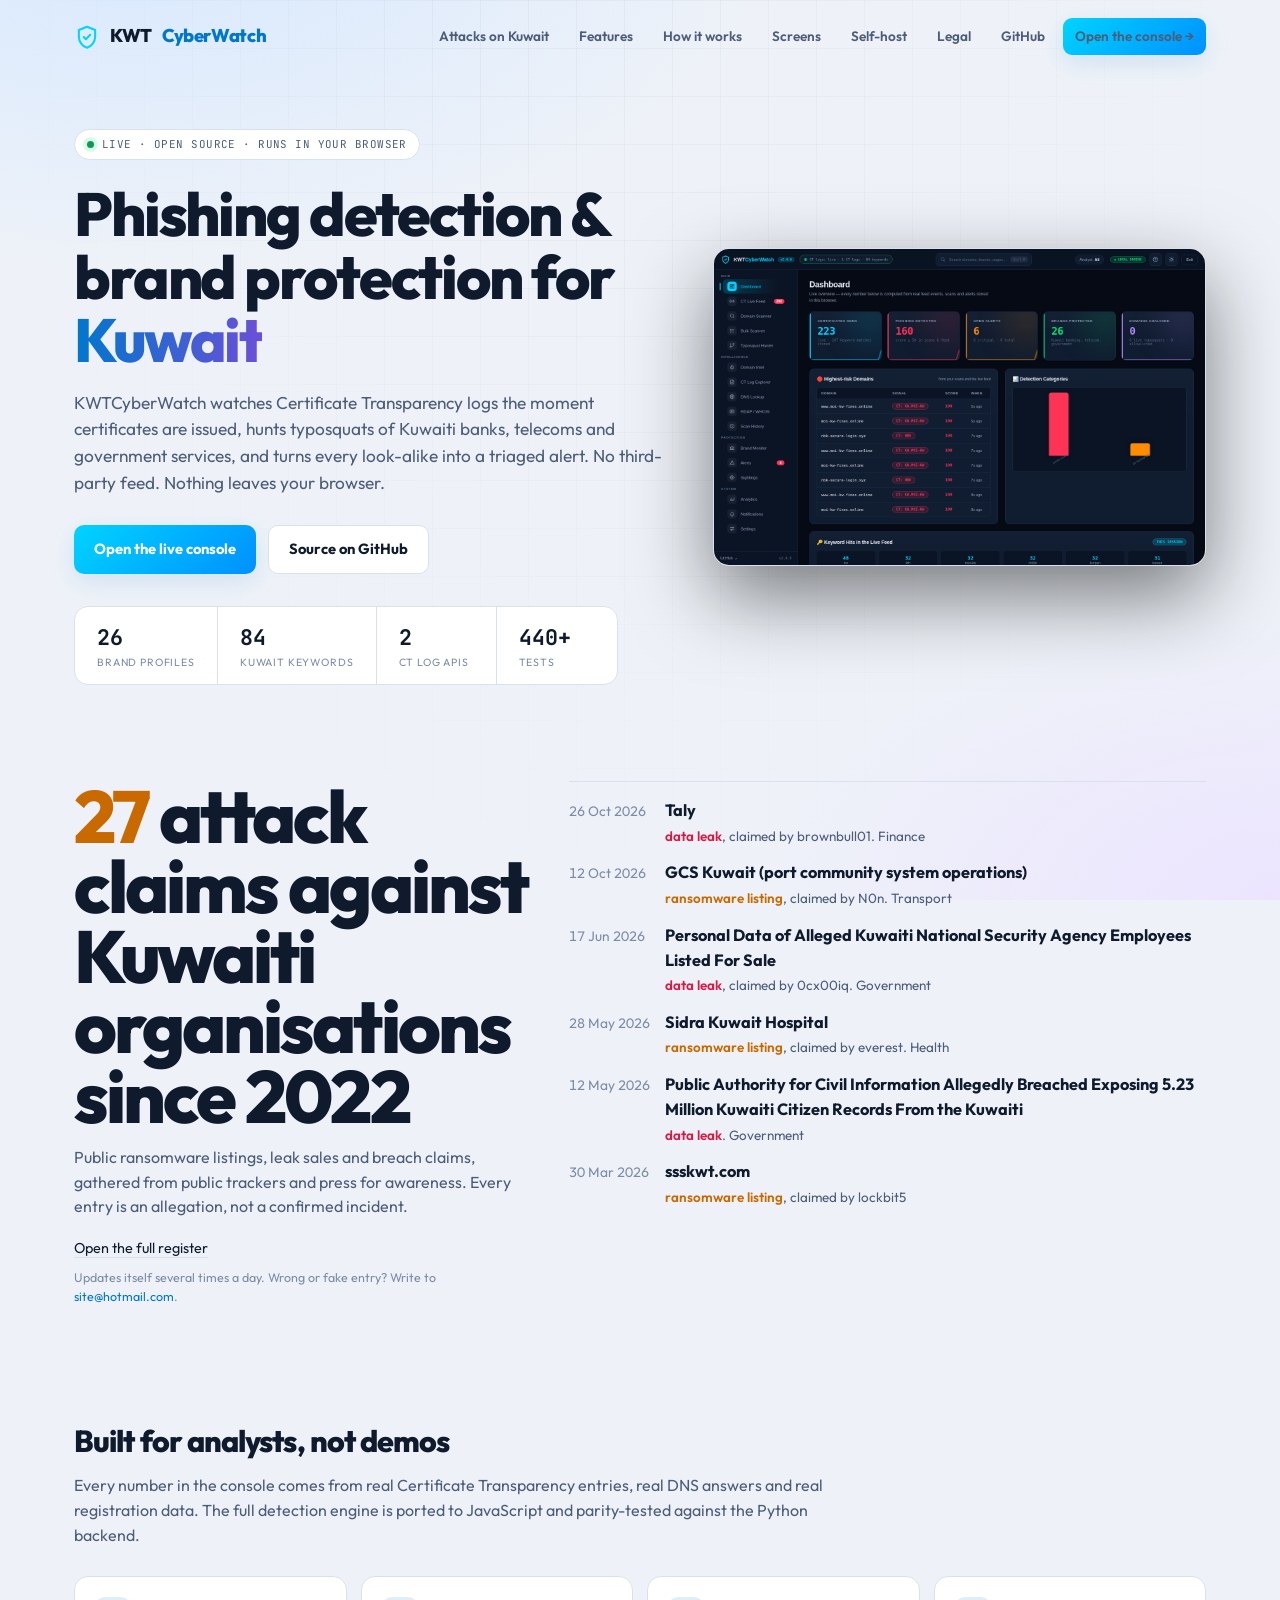
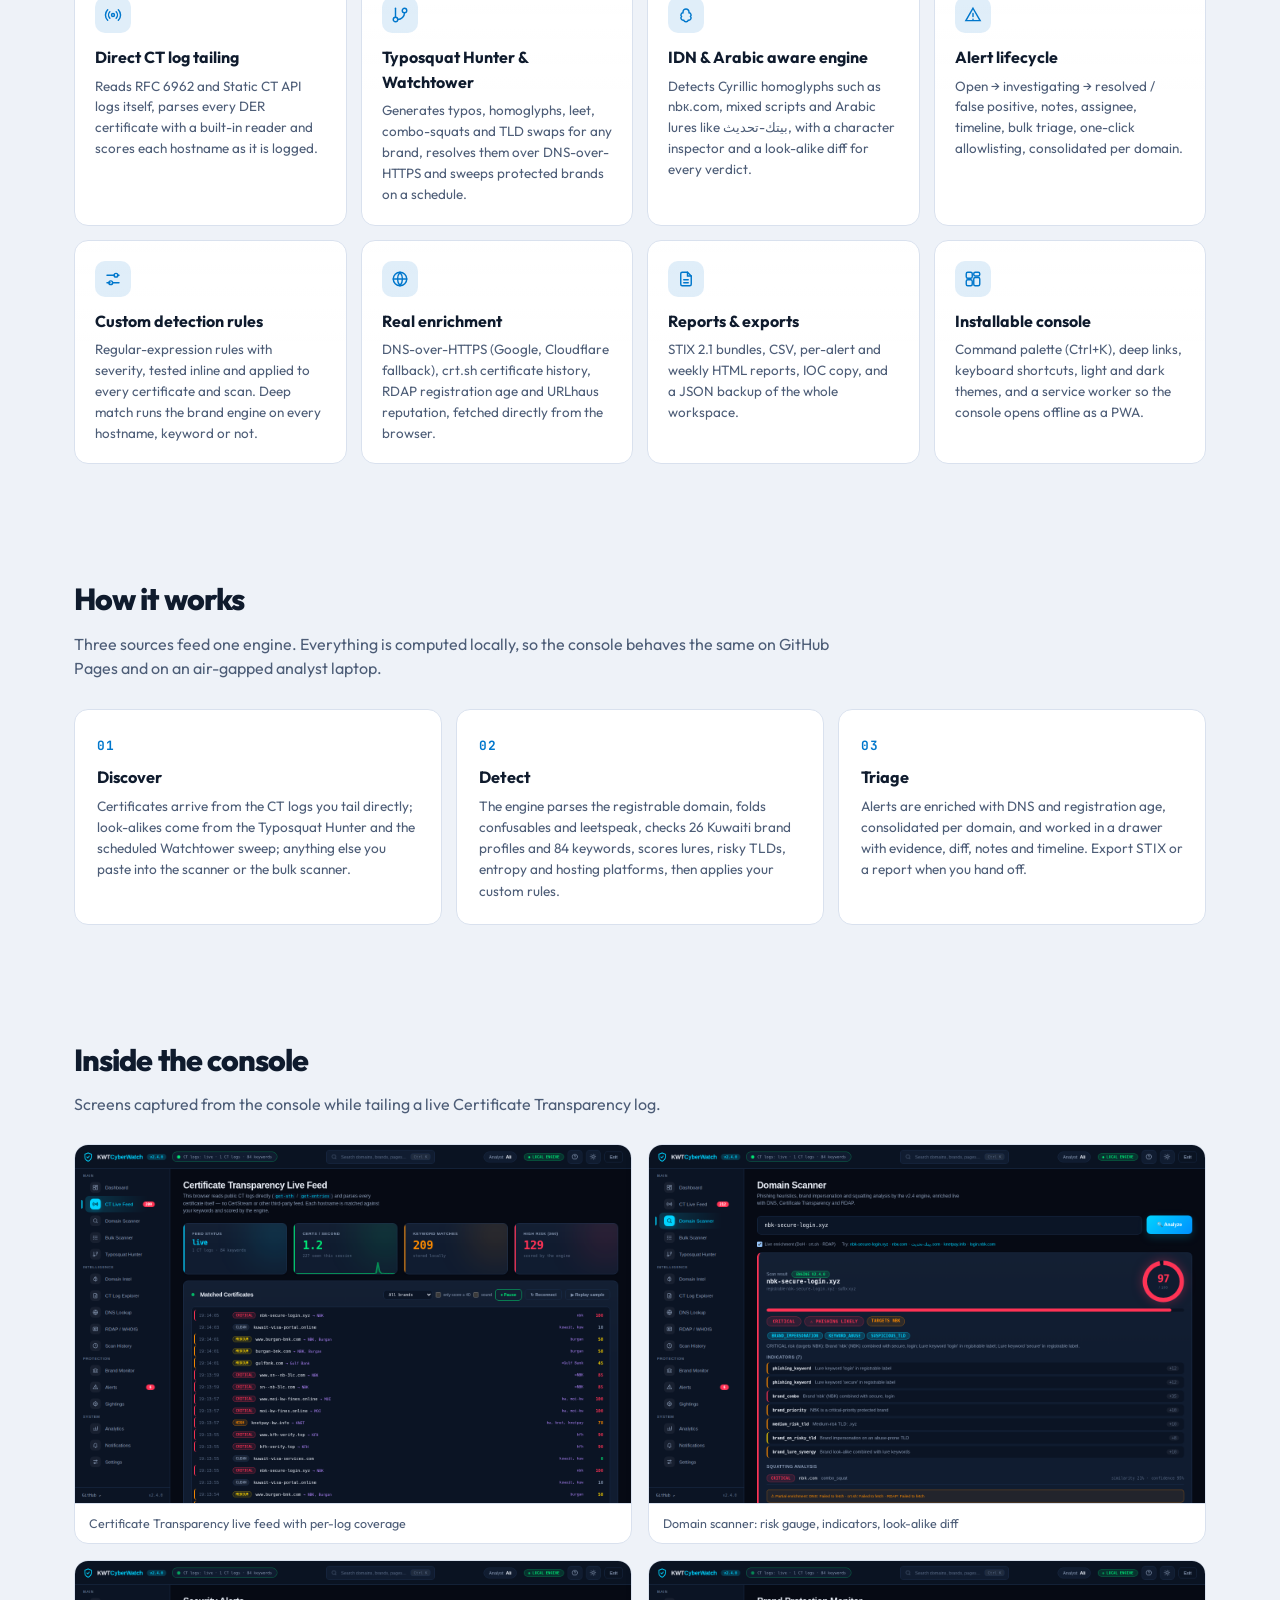
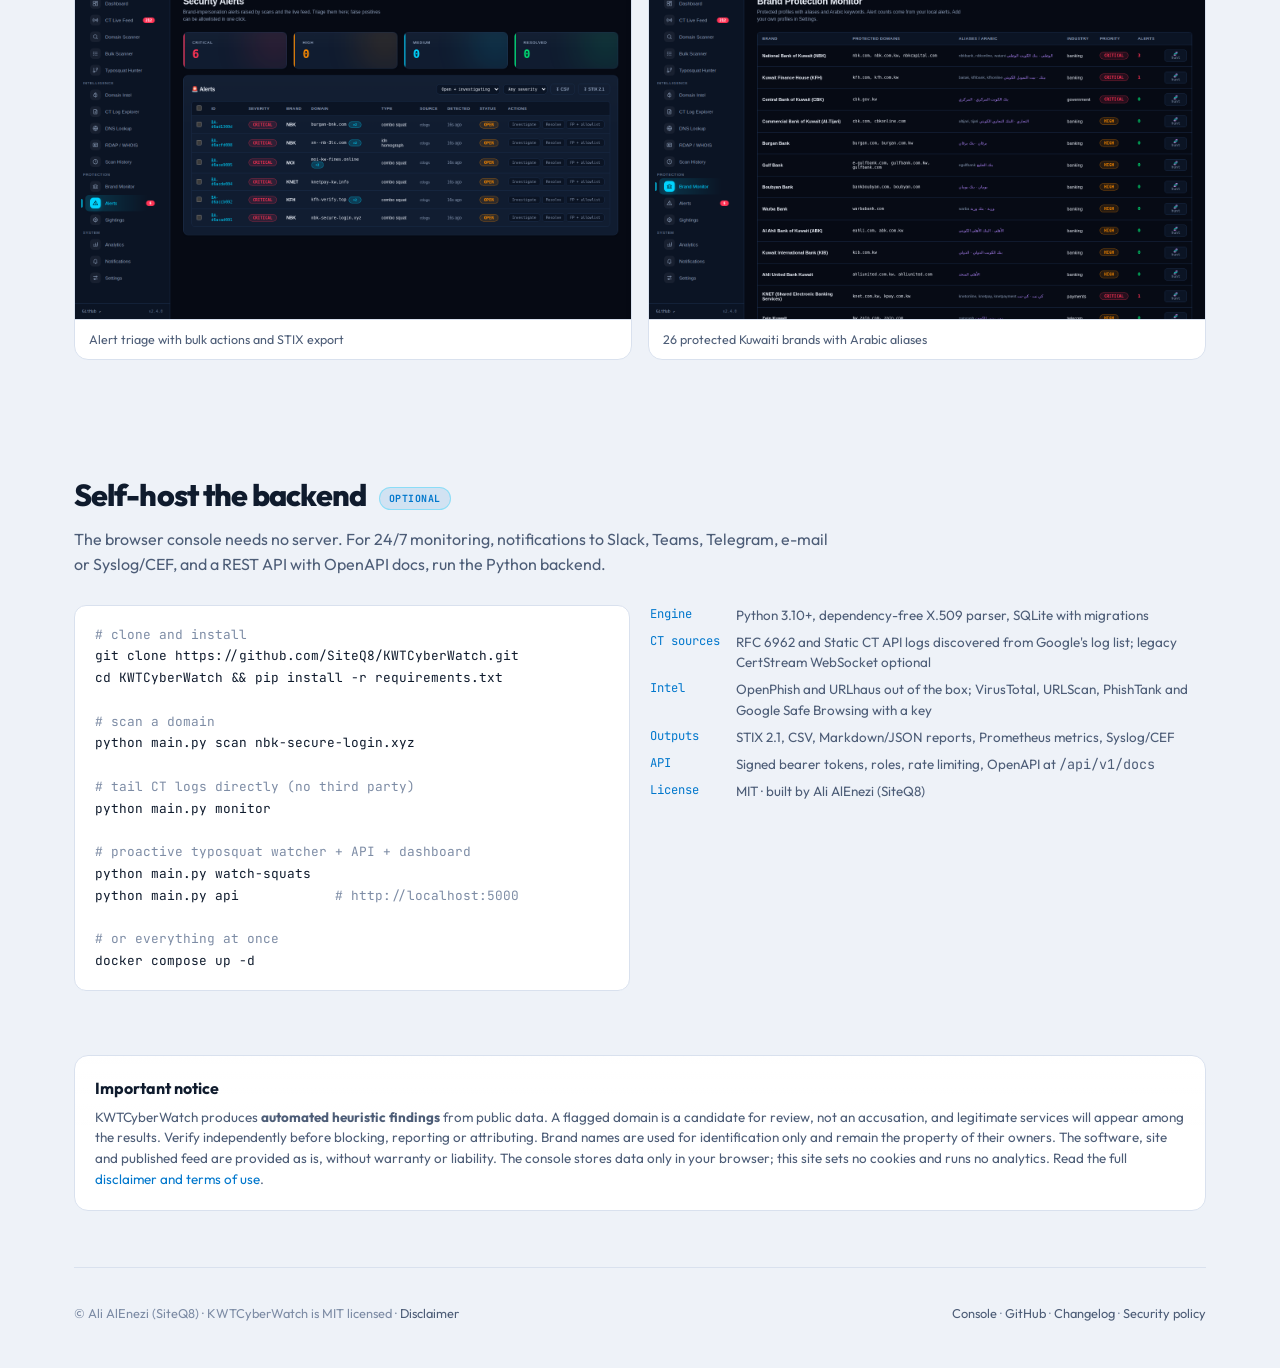
<file: index.html>
<!DOCTYPE html>
<html lang="en">
<head>
<meta charset="UTF-8">
<meta name="viewport" content="width=device-width, initial-scale=1.0">
<meta name="description" content="KWTCyberWatch — open-source phishing detection and brand protection for Kuwait. Live Certificate Transparency tailing, typosquat hunting and brand-impersonation alerts, running entirely in your browser or self-hosted with a Python API.">
<meta name="theme-color" content="#060a14">
<meta property="og:title" content="KWTCyberWatch — Kuwait Phishing Detection & Brand Protection">
<meta property="og:description" content="Live CT log monitoring, typosquat hunting and brand-impersonation alerts for Kuwait. No third-party feed. Runs in your browser.">
<meta property="og:type" content="website">
<meta property="og:url" content="https://kwtcyberwatch.3li.info/">
<link rel="canonical" href="https://kwtcyberwatch.3li.info/">
<meta property="og:image" content="https://kwtcyberwatch.3li.info/docs/screenshots/02-dashboard.png">
<link rel="icon" href="demo/icon.svg" type="image/svg+xml">
<title>KWTCyberWatch — Kuwait Phishing Detection & Brand Protection</title>
<link rel="preconnect" href="https://fonts.googleapis.com">
<link href="https://fonts.googleapis.com/css2?family=JetBrains+Mono:wght@400;500;700&family=Outfit:wght@300;400;500;600;700;800&display=swap" rel="stylesheet">
<style>
*,*::before,*::after{box-sizing:border-box;margin:0;padding:0}
:root{--bg:#060a14;--bg-deep:#0b1424;--card:#101c30;--border:#1c2f4d;--cyan:#00d4ff;--cyan-glow:#00d4ff30;--purple:#b388ff;--green:#00e676;--red:#ff3355;--orange:#ff8c00;--text:#e9eef7;--dim:#8c9db8;--muted:#5a6b86;--grad:linear-gradient(135deg,#00d4ff,#0090ff);--grid:#ffffff07;--radius:14px;color-scheme:dark}
@media(prefers-color-scheme:light){:root{--bg:#eef2f8;--bg-deep:#fff;--card:#fff;--border:#d9e1ee;--cyan:#0077cc;--cyan-glow:#0077cc1f;--purple:#6b4fd8;--green:#0b9a55;--red:#d81b45;--orange:#c96a00;--text:#0f1b2d;--dim:#4d5d77;--muted:#7d8ca5;--grid:#0f1b2d08;color-scheme:light}}
html{scroll-behavior:smooth}
body{font-family:'Outfit',sans-serif;background:var(--bg);color:var(--text);line-height:1.55;-webkit-font-smoothing:antialiased;overflow-x:hidden}
a{color:var(--cyan);text-decoration:none}
code,pre{font-family:'JetBrains Mono',monospace}
.wrap{max-width:1180px;margin:0 auto;padding:0 24px}
.bg{position:fixed;inset:0;z-index:-1;background:radial-gradient(1100px 600px at 10% -10%,#0d2a52 0%,transparent 60%),radial-gradient(900px 500px at 100% 100%,#2a1a5a40 0%,transparent 60%),var(--bg)}
.bg::after{content:'';position:absolute;inset:0;background-image:linear-gradient(var(--grid) 1px,transparent 1px),linear-gradient(90deg,var(--grid) 1px,transparent 1px);background-size:48px 48px;mask-image:radial-gradient(ellipse at 50% 0%,#000 20%,transparent 70%)}
@media(prefers-color-scheme:light){.bg{background:radial-gradient(1100px 600px at 10% -10%,#d6e8ff 0%,transparent 60%),radial-gradient(900px 500px at 100% 100%,#ece4ff 0%,transparent 60%),var(--bg)}}
nav{display:flex;align-items:center;justify-content:space-between;padding:18px 0}
.brand{display:flex;align-items:center;gap:10px;font-weight:800;font-size:1.15rem;letter-spacing:-.02em;color:var(--text)}
.brand span{color:var(--cyan)}.brand svg{width:26px;height:26px}
.links{display:flex;gap:6px;align-items:center;flex-wrap:wrap}
.links a{padding:8px 12px;border-radius:9px;font-size:.85rem;font-weight:600;color:var(--dim)}
.links a:hover{color:var(--text);background:var(--card)}
.btn{display:inline-flex;align-items:center;gap:8px;padding:12px 20px;border-radius:10px;font-weight:700;font-size:.92rem;background:var(--grad);color:#fff;box-shadow:0 8px 24px var(--cyan-glow);transition:transform .15s}
.btn:hover{transform:translateY(-1px)}
.btn.ghost{background:var(--card);color:var(--text);border:1px solid var(--border);box-shadow:none}
.hero{display:grid;grid-template-columns:1.2fr 1fr;gap:48px;align-items:center;padding:56px 0 40px}
.eyebrow{display:inline-flex;align-items:center;gap:8px;padding:6px 12px;border-radius:99px;border:1px solid var(--border);background:var(--card);font-family:'JetBrains Mono',monospace;font-size:.68rem;color:var(--dim);letter-spacing:.04em;text-transform:uppercase}
.dot{width:7px;height:7px;border-radius:50%;background:var(--green);box-shadow:0 0 0 4px #00e67626;animation:pulse 1.6s infinite}
@keyframes pulse{0%,100%{opacity:1}50%{opacity:.4}}
h1{font-size:clamp(2.3rem,5vw,3.8rem);line-height:1.04;letter-spacing:-.035em;font-weight:800;margin:22px 0 18px}
h1 .g{background:linear-gradient(90deg,var(--cyan),var(--purple));-webkit-background-clip:text;background-clip:text;color:transparent}
.lede{font-size:1.08rem;color:var(--dim);max-width:56ch}
.cta{display:flex;gap:12px;flex-wrap:wrap;margin-top:28px}
.stats{display:flex;flex-wrap:wrap;margin-top:32px;border:1px solid var(--border);border-radius:var(--radius);overflow:hidden;background:var(--card);width:fit-content;max-width:100%}
.stats>div{display:flex;flex-direction:column;padding:14px 22px;border-right:1px solid var(--border);min-width:120px}
.stats>div:last-child{border-right:none}
.stats b{font-family:'JetBrains Mono',monospace;font-size:1.35rem}
.stats span{font-size:.66rem;color:var(--muted);text-transform:uppercase;letter-spacing:.08em}
.shot{border-radius:16px;border:1px solid var(--border);box-shadow:0 30px 80px #00000080;overflow:hidden;background:var(--card)}
.shot img{display:block;width:100%;height:auto}
section{padding:56px 0}
h2{font-size:1.9rem;letter-spacing:-.03em;font-weight:800;margin-bottom:8px}
.sub{color:var(--dim);max-width:70ch;margin-bottom:28px}
.grid{display:grid;grid-template-columns:repeat(auto-fit,minmax(250px,1fr));gap:14px}
.card{padding:20px;border:1px solid var(--border);border-radius:var(--radius);background:linear-gradient(180deg,#ffffff05,transparent 50%),var(--card);transition:transform .2s,border-color .2s}
.card:hover{transform:translateY(-2px);border-color:var(--cyan)}
.ico{width:36px;height:36px;border-radius:10px;display:grid;place-items:center;background:var(--cyan-glow);color:var(--cyan);margin-bottom:12px}
.ico svg{width:18px;height:18px}
.card h3{font-size:1rem;margin-bottom:6px}
.card p{font-size:.84rem;color:var(--dim)}
.steps{display:grid;grid-template-columns:repeat(3,1fr);gap:14px;counter-reset:step}
.step{padding:22px;border:1px solid var(--border);border-radius:var(--radius);background:var(--card);position:relative}
.step::before{counter-increment:step;content:counter(step,decimal-leading-zero);font-family:'JetBrains Mono',monospace;font-weight:700;color:var(--cyan);font-size:.8rem;letter-spacing:.1em}
.step h3{margin:8px 0 6px;font-size:1.02rem}.step p{font-size:.85rem;color:var(--dim)}
.shots{display:grid;grid-template-columns:repeat(2,1fr);gap:16px}
.shots figure{border:1px solid var(--border);border-radius:14px;overflow:hidden;background:var(--card)}
.shots img{display:block;width:100%;height:auto}
.shots figcaption{padding:10px 14px;font-size:.78rem;color:var(--dim);border-top:1px solid var(--border)}
pre{background:var(--bg-deep);border:1px solid var(--border);border-radius:12px;padding:18px 20px;font-size:.8rem;line-height:1.7;overflow:auto;color:var(--text)}
pre .c{color:var(--muted)}pre .k{color:var(--cyan)}
.two{display:grid;grid-template-columns:1fr 1fr;gap:20px;align-items:start}
.kv{display:grid;grid-template-columns:auto 1fr;gap:6px 16px;font-size:.84rem}
.kv dt{font-family:'JetBrains Mono',monospace;color:var(--cyan);font-size:.76rem;white-space:nowrap}
.kv dd{color:var(--dim)}
footer{padding:36px 0 44px;border-top:1px solid var(--border);color:var(--muted);font-size:.8rem;display:flex;justify-content:space-between;gap:12px;flex-wrap:wrap}
footer a{color:var(--dim)}
.tag{display:inline-block;padding:3px 9px;border-radius:99px;font-family:'JetBrains Mono',monospace;font-size:.62rem;font-weight:700;text-transform:uppercase;letter-spacing:.05em;background:var(--cyan-glow);color:var(--cyan);border:1px solid #00d4ff55;margin-left:8px;vertical-align:middle}
.reg{display:grid;grid-template-columns:1fr 1.4fr;gap:40px;align-items:start}
.reg .big{font-size:clamp(2.6rem,6vw,4.6rem);line-height:.95;letter-spacing:-.04em;font-weight:800}
.reg .big em{font-style:normal;color:var(--orange)}
.reg .say{color:var(--dim);margin-top:14px;max-width:44ch}
.reg .say a{color:var(--text);border-bottom:1px solid var(--border)}
.reg ol{list-style:none;display:grid;gap:14px;border-top:1px solid var(--border);padding-top:16px}
.reg li{display:grid;grid-template-columns:84px 1fr;gap:12px;align-items:baseline}
.reg li time{color:var(--muted);font-size:.86rem;font-variant-numeric:tabular-nums}
.reg li a{color:var(--text);font-weight:700;font-size:1.02rem}
.reg li small{display:block;color:var(--dim);font-size:.84rem;margin-top:2px}
.reg li .k{font-weight:600}
.reg li .k.ransomware{color:var(--orange)}.reg li .k.leak,.reg li .k.breach,.reg li .k.stealer{color:var(--red)}.reg li .k.defacement,.reg li .k.ddos{color:var(--purple)}
.reg .more{margin-top:18px;font-size:.9rem}
.reg .more a{color:var(--text);border-bottom:1px solid var(--border)}
.reg .note{margin-top:8px;font-size:.78rem;color:var(--muted)}
@media(max-width:960px){.reg{grid-template-columns:1fr}}
@media(max-width:960px){.hero{grid-template-columns:1fr}.steps{grid-template-columns:1fr}.two{grid-template-columns:1fr}.shots{grid-template-columns:1fr}}
@media(max-width:560px){.stats>div{min-width:0;flex:1 1 40%;padding:12px 14px}nav .links a:not(.btn){display:none}}
</style>
</head>
<body>
<div class="bg"></div>
<div class="wrap">
  <nav>
    <a class="brand" href="./"><svg viewBox="0 0 24 24" fill="none" stroke="#00d4ff" stroke-width="1.9" stroke-linecap="round" stroke-linejoin="round"><path d="M12 2.5 4.5 5.6v6.2c0 4.7 3.2 9 7.5 10.2 4.3-1.2 7.5-5.5 7.5-10.2V5.6z"/><path d="m9 12 2 2 4-4"/></svg>KWT<span>CyberWatch</span></a>
    <div class="links">
      <a href="#attacks">Attacks on Kuwait</a><a href="#features">Features</a><a href="#how">How it works</a><a href="#screens">Screens</a><a href="#selfhost">Self-host</a><a href="#legal">Legal</a>
      <a href="https://github.com/SiteQ8/KWTCyberWatch" target="_blank" rel="noopener">GitHub</a>
      <a class="btn" href="demo/">Open the console →</a>
    </div>
  </nav>

  <header class="hero">
    <div>
      <div class="eyebrow"><span class="dot"></span> Live · open source · runs in your browser</div>
      <h1>Phishing detection &amp; brand protection for <span class="g">Kuwait</span></h1>
      <p class="lede">KWTCyberWatch watches Certificate Transparency logs the moment certificates are issued, hunts typosquats of Kuwaiti banks, telecoms and government services, and turns every look-alike into a triaged alert. No third-party feed. Nothing leaves your browser.</p>
      <div class="cta">
        <a class="btn" href="demo/">Open the live console</a>
        <a class="btn ghost" href="https://github.com/SiteQ8/KWTCyberWatch" target="_blank" rel="noopener">Source on GitHub</a>
      </div>
      <div class="stats">
        <div><b>26</b><span>brand profiles</span></div>
        <div><b>84</b><span>Kuwait keywords</span></div>
        <div><b>2</b><span>CT log APIs</span></div>
        <div><b>440+</b><span>tests</span></div>
      </div>
    </div>
    <div class="shot"><img src="docs/screenshots/02-dashboard.png" alt="KWTCyberWatch dashboard" loading="eager"></div>
  </header>

  <section id="attacks">
    <div class="reg">
      <div>
        <p class="big" id="reg-big">Attack claims against Kuwaiti organisations</p>
        <p class="say" id="reg-say">Public ransomware listings, leak sales and breach claims, gathered from public trackers and press for awareness. Every entry is an allegation, not a confirmed incident.</p>
        <p class="more"><a href="attacks.html">Open the full register</a></p>
        <p class="note">Updates itself several times a day. Wrong or fake entry? Write to <a href="mailto:site@hotmail.com">site@hotmail.com</a>.</p>
      </div>
      <ol id="reg-list"><li><time></time><span style="color:var(--muted)">Loading the register.</span></li></ol>
    </div>
  </section>

  <section id="features">
    <h2>Built for analysts, not demos</h2>
    <p class="sub">Every number in the console comes from real Certificate Transparency entries, real DNS answers and real registration data. The full detection engine is ported to JavaScript and parity-tested against the Python backend.</p>
    <div class="grid">
      <div class="card"><div class="ico"><svg viewBox="0 0 24 24" fill="none" stroke="currentColor" stroke-width="1.9" stroke-linecap="round"><circle cx="12" cy="12" r="2"/><path d="M16.2 7.8a6 6 0 0 1 0 8.4M7.8 16.2a6 6 0 0 1 0-8.4M19.1 4.9a10 10 0 0 1 0 14.2M4.9 19.1a10 10 0 0 1 0-14.2"/></svg></div><h3>Direct CT log tailing</h3><p>Reads RFC 6962 and Static CT API logs itself, parses every DER certificate with a built-in reader and scores each hostname as it is logged.</p></div>
      <div class="card"><div class="ico"><svg viewBox="0 0 24 24" fill="none" stroke="currentColor" stroke-width="1.9" stroke-linecap="round"><path d="M6 3v12"/><circle cx="6" cy="18" r="3"/><circle cx="18" cy="6" r="3"/><path d="M18 9a9 9 0 0 1-9 9"/></svg></div><h3>Typosquat Hunter &amp; Watchtower</h3><p>Generates typos, homoglyphs, leet, combo-squats and TLD swaps for any brand, resolves them over DNS-over-HTTPS and sweeps protected brands on a schedule.</p></div>
      <div class="card"><div class="ico"><svg viewBox="0 0 24 24" fill="none" stroke="currentColor" stroke-width="1.9" stroke-linecap="round"><path d="M12 4a4 4 0 0 0-4 4v1a3 3 0 0 0-2 5 3 3 0 0 0 2 5h1a3 3 0 0 0 3 2 3 3 0 0 0 3-2h1a3 3 0 0 0 2-5 3 3 0 0 0-2-5V8a4 4 0 0 0-4-4z"/></svg></div><h3>IDN &amp; Arabic aware engine</h3><p>Detects Cyrillic homoglyphs such as nbк.com, mixed scripts and Arabic lures like بيتك-تحديث, with a character inspector and a look-alike diff for every verdict.</p></div>
      <div class="card"><div class="ico"><svg viewBox="0 0 24 24" fill="none" stroke="currentColor" stroke-width="1.9" stroke-linecap="round"><path d="m12 3 9.5 16.5H2.5z"/><path d="M12 10v4M12 17.5v.5"/></svg></div><h3>Alert lifecycle</h3><p>Open → investigating → resolved / false positive, notes, assignee, timeline, bulk triage, one-click allowlisting, consolidated per domain.</p></div>
      <div class="card"><div class="ico"><svg viewBox="0 0 24 24" fill="none" stroke="currentColor" stroke-width="1.9" stroke-linecap="round"><path d="M4 7h10M18 7h2M4 17h4M12 17h8"/><circle cx="16" cy="7" r="2.5"/><circle cx="9" cy="17" r="2.5"/></svg></div><h3>Custom detection rules</h3><p>Regular-expression rules with severity, tested inline and applied to every certificate and scan. Deep match runs the brand engine on every hostname, keyword or not.</p></div>
      <div class="card"><div class="ico"><svg viewBox="0 0 24 24" fill="none" stroke="currentColor" stroke-width="1.9" stroke-linecap="round"><circle cx="12" cy="12" r="9"/><path d="M3 12h18M12 3a14 14 0 0 1 0 18M12 3a14 14 0 0 0 0 18"/></svg></div><h3>Real enrichment</h3><p>DNS-over-HTTPS (Google, Cloudflare fallback), crt.sh certificate history, RDAP registration age and URLhaus reputation, fetched directly from the browser.</p></div>
      <div class="card"><div class="ico"><svg viewBox="0 0 24 24" fill="none" stroke="currentColor" stroke-width="1.9" stroke-linecap="round"><path d="M14 3H7a2 2 0 0 0-2 2v14a2 2 0 0 0 2 2h10a2 2 0 0 0 2-2V8z"/><path d="M14 3v5h5M9 13h6M9 17h6"/></svg></div><h3>Reports &amp; exports</h3><p>STIX 2.1 bundles, CSV, per-alert and weekly HTML reports, IOC copy, and a JSON backup of the whole workspace.</p></div>
      <div class="card"><div class="ico"><svg viewBox="0 0 24 24" fill="none" stroke="currentColor" stroke-width="1.9" stroke-linecap="round"><rect x="3" y="3" width="8" height="8" rx="2"/><rect x="13" y="3" width="8" height="5" rx="2"/><rect x="13" y="10" width="8" height="11" rx="2"/><rect x="3" y="13" width="8" height="8" rx="2"/></svg></div><h3>Installable console</h3><p>Command palette (Ctrl+K), deep links, keyboard shortcuts, light and dark themes, and a service worker so the console opens offline as a PWA.</p></div>
    </div>
  </section>

  <section id="how">
    <h2>How it works</h2>
    <p class="sub">Three sources feed one engine. Everything is computed locally, so the console behaves the same on GitHub Pages and on an air-gapped analyst laptop.</p>
    <div class="steps">
      <div class="step"><h3>Discover</h3><p>Certificates arrive from the CT logs you tail directly; look-alikes come from the Typosquat Hunter and the scheduled Watchtower sweep; anything else you paste into the scanner or the bulk scanner.</p></div>
      <div class="step"><h3>Detect</h3><p>The engine parses the registrable domain, folds confusables and leetspeak, checks 26 Kuwaiti brand profiles and 84 keywords, scores lures, risky TLDs, entropy and hosting platforms, then applies your custom rules.</p></div>
      <div class="step"><h3>Triage</h3><p>Alerts are enriched with DNS and registration age, consolidated per domain, and worked in a drawer with evidence, diff, notes and timeline. Export STIX or a report when you hand off.</p></div>
    </div>
  </section>

  <section id="screens">
    <h2>Inside the console</h2>
    <p class="sub">Screens captured from the console while tailing a live Certificate Transparency log.</p>
    <div class="shots">
      <figure><img src="docs/screenshots/03-certstream.png" alt="Certificate Transparency live feed" loading="lazy"><figcaption>Certificate Transparency live feed with per-log coverage</figcaption></figure>
      <figure><img src="docs/screenshots/04-scanner.png" alt="Domain scanner verdict" loading="lazy"><figcaption>Domain scanner: risk gauge, indicators, look-alike diff</figcaption></figure>
      <figure><img src="docs/screenshots/06-alerts.png" alt="Alerts triage" loading="lazy"><figcaption>Alert triage with bulk actions and STIX export</figcaption></figure>
      <figure><img src="docs/screenshots/05-brands.png" alt="Brand monitor" loading="lazy"><figcaption>26 protected Kuwaiti brands with Arabic aliases</figcaption></figure>
    </div>
  </section>

  <section id="selfhost">
    <h2>Self-host the backend <span class="tag">optional</span></h2>
    <p class="sub">The browser console needs no server. For 24/7 monitoring, notifications to Slack, Teams, Telegram, e-mail or Syslog/CEF, and a REST API with OpenAPI docs, run the Python backend.</p>
    <div class="two">
      <pre><span class="c"># clone and install</span>
git clone https://github.com/SiteQ8/KWTCyberWatch.git
cd KWTCyberWatch &amp;&amp; pip install -r requirements.txt

<span class="c"># scan a domain</span>
python main.py scan nbk-secure-login.xyz

<span class="c"># tail CT logs directly (no third party)</span>
python main.py monitor

<span class="c"># proactive typosquat watcher + API + dashboard</span>
python main.py watch-squats
python main.py api            <span class="c"># http://localhost:5000</span>

<span class="c"># or everything at once</span>
docker compose up -d</pre>
      <dl class="kv">
        <dt>Engine</dt><dd>Python 3.10+, dependency-free X.509 parser, SQLite with migrations</dd>
        <dt>CT sources</dt><dd>RFC 6962 and Static CT API logs discovered from Google's log list; legacy CertStream WebSocket optional</dd>
        <dt>Intel</dt><dd>OpenPhish and URLhaus out of the box; VirusTotal, URLScan, PhishTank and Google Safe Browsing with a key</dd>
        <dt>Outputs</dt><dd>STIX 2.1, CSV, Markdown/JSON reports, Prometheus metrics, Syslog/CEF</dd>
        <dt>API</dt><dd>Signed bearer tokens, roles, rate limiting, OpenAPI at <code>/api/v1/docs</code></dd>
        <dt>License</dt><dd>MIT · built by Ali AlEnezi (SiteQ8)</dd>
      </dl>
    </div>
  </section>

  <section id="legal" style="padding-top:8px">
    <div class="card" style="transform:none">
      <h3 style="font-size:1rem;margin-bottom:6px">Important notice</h3>
      <p style="font-size:.84rem;color:var(--dim)">KWTCyberWatch produces <strong>automated heuristic findings</strong> from public data. A flagged domain is a candidate for review, not an accusation, and legitimate services will appear among the results. Verify independently before blocking, reporting or attributing. Brand names are used for identification only and remain the property of their owners. The software, site and published feed are provided as is, without warranty or liability. The console stores data only in your browser; this site sets no cookies and runs no analytics. Read the full <a href="https://github.com/SiteQ8/KWTCyberWatch/blob/main/DISCLAIMER.md">disclaimer and terms of use</a>.</p>
    </div>
  </section>

  <footer>
    <span>© Ali AlEnezi (SiteQ8) · KWTCyberWatch is MIT licensed · <a href="https://github.com/SiteQ8/KWTCyberWatch/blob/main/DISCLAIMER.md">Disclaimer</a></span>
    <span><a href="demo/">Console</a> · <a href="https://github.com/SiteQ8/KWTCyberWatch">GitHub</a> · <a href="https://github.com/SiteQ8/KWTCyberWatch/blob/main/CHANGELOG.md">Changelog</a> · <a href="https://github.com/SiteQ8/KWTCyberWatch/blob/main/SECURITY.md">Security policy</a></span>
  </footer>
</div>
<script>
(async()=>{
  const list=document.getElementById('reg-list'),big=document.getElementById('reg-big');
  const esc=s=>String(s||'').replace(/[&<>"]/g,c=>({'&':'&amp;','<':'&lt;','>':'&gt;','"':'&quot;'}[c]));
  const MON=['Jan','Feb','Mar','Apr','May','Jun','Jul','Aug','Sep','Oct','Nov','Dec'];
  const KIND={ransomware:'ransomware listing',leak:'data leak',breach:'breach claim',stealer:'stealer logs',defacement:'defacement',ddos:'service outage'};
  try{
    const d=await (await fetch('feed/kuwait-attacks.json',{cache:'no-store'})).json();
    const yrs=Object.keys(d.by_year).sort();
    big.innerHTML=`<em>${d.count}</em> attack claims against Kuwaiti organisations since ${esc(yrs[0])}`;
    list.innerHTML=d.items.slice(0,6).map(i=>{const [y,m,dd]=i.date.split('-');return `<li><time datetime="${esc(i.date)}">${+dd} ${MON[+m-1]} ${y}</time><div><a href="${esc(i.url)}" target="_blank" rel="noopener nofollow">${esc(i.victim)}</a><small><span class="k ${esc(i.kind)}">${esc(KIND[i.kind]||i.kind)}</span>${i.actor?`, claimed by ${esc(i.actor)}`:''}${i.sectors.length?`. ${esc(i.sectors.join(', '))}`:''}</small></div></li>`;}).join('');
  }catch(e){list.innerHTML='<li><time></time><span>The register could not be loaded.</span></li>';}
})();
</script>
</body>
</html>
</file>
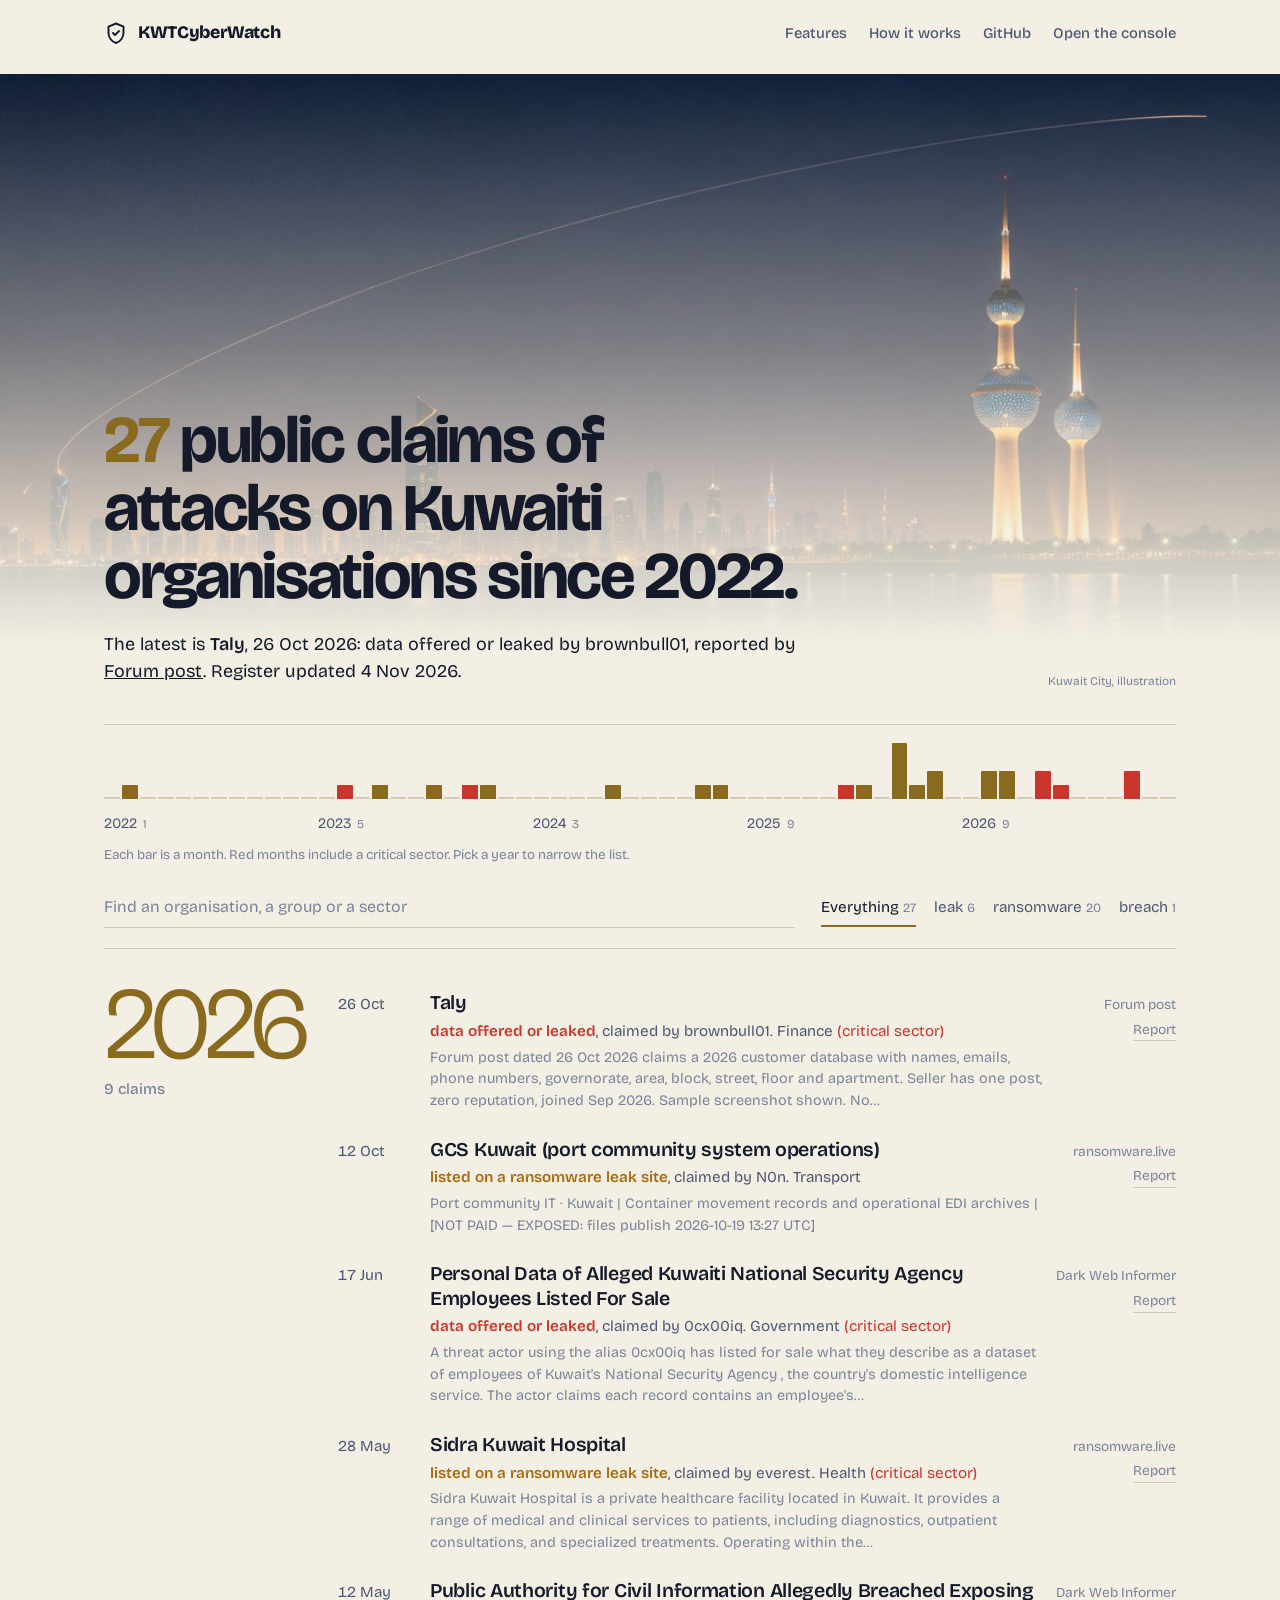
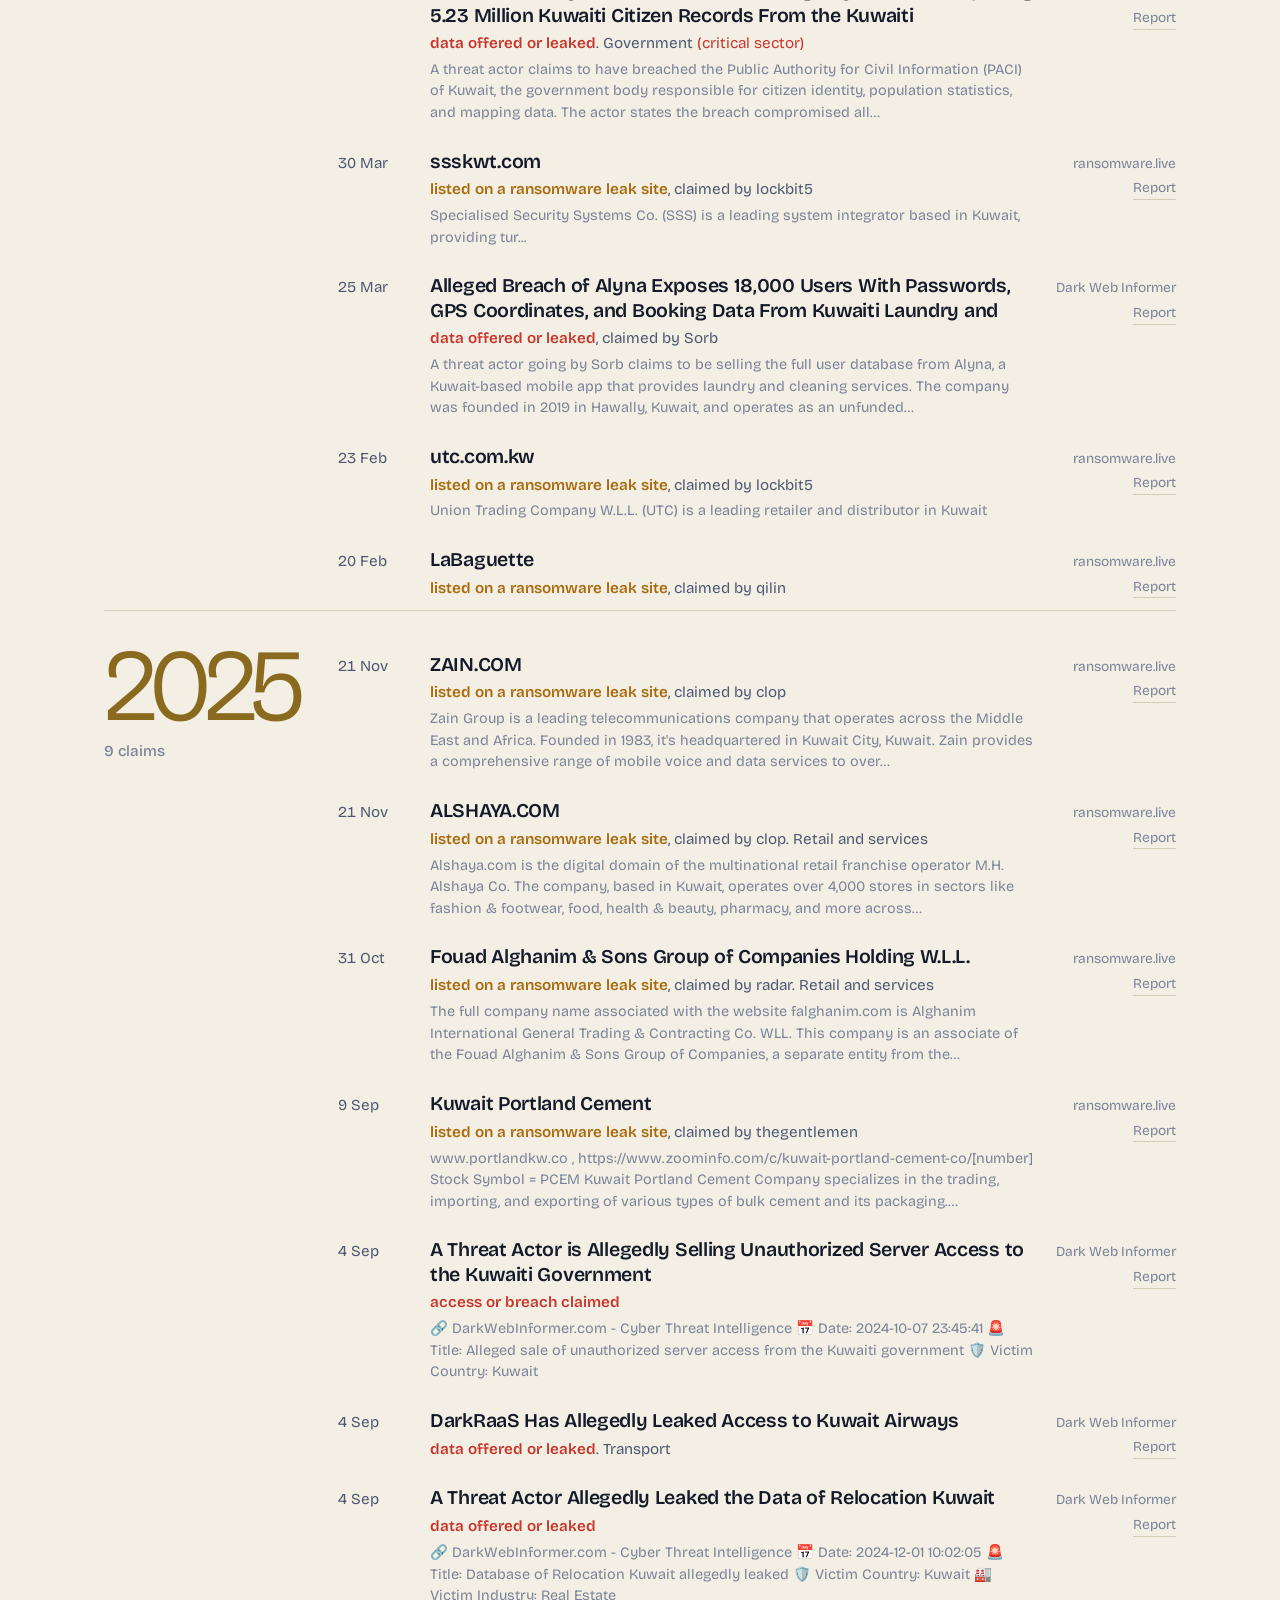
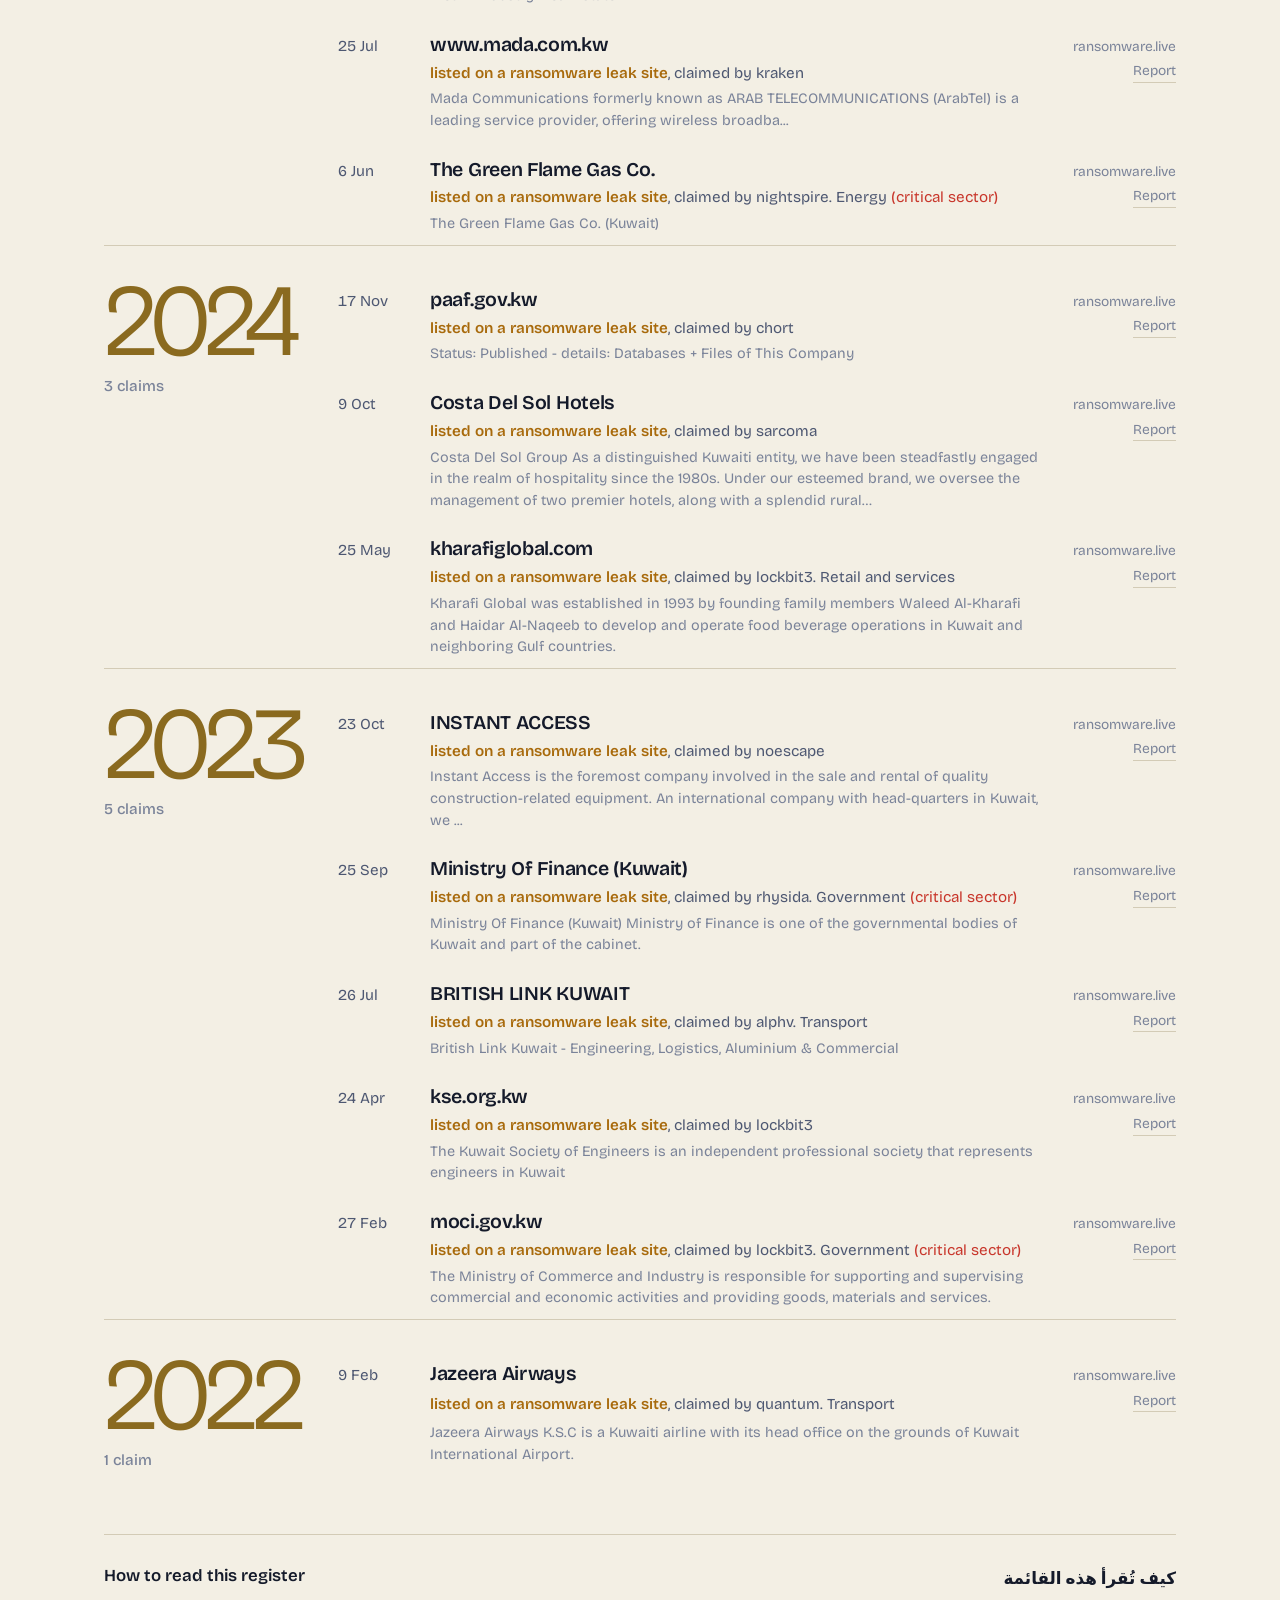
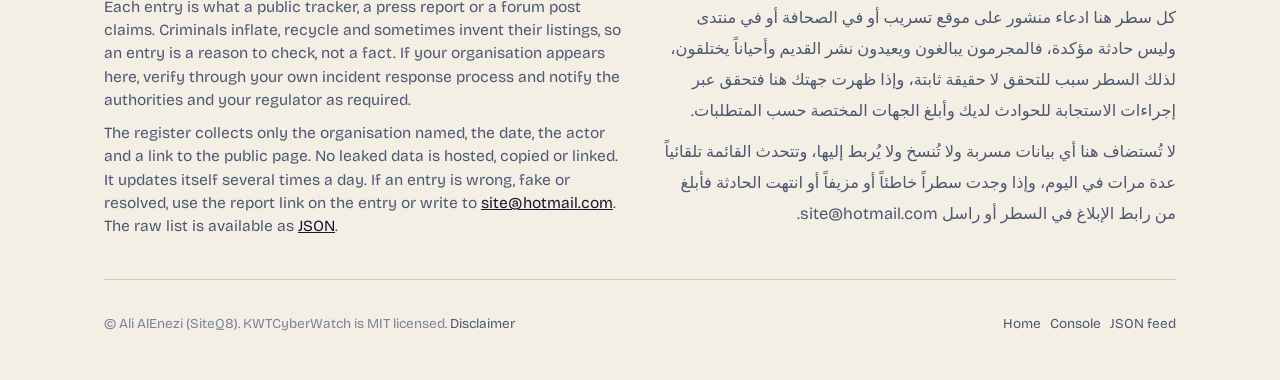
<file: attacks.html>
<!DOCTYPE html>
<html lang="en">
<head>
<meta charset="UTF-8">
<meta name="viewport" content="width=device-width, initial-scale=1.0">
<meta name="description" content="A public register of cyber attack claims against Kuwaiti organisations: ransomware listings, data leak sales and breach claims from public trackers and press, kept for awareness. Every entry is an allegation, not a confirmed incident.">
<meta name="theme-color" content="#0b1224">
<meta property="og:title" content="Attacks on Kuwait, a public register">
<meta property="og:description" content="Ransomware listings, data leak sales and breach claims naming Kuwaiti organisations, collected from public trackers and press for awareness.">
<meta property="og:type" content="website">
<meta property="og:url" content="https://kwtcyberwatch.3li.info/attacks.html">
<meta property="og:image" content="https://kwtcyberwatch.3li.info/docs/attacks-hero.jpg">
<link rel="canonical" href="https://kwtcyberwatch.3li.info/attacks.html">
<link rel="icon" href="demo/icon.svg" type="image/svg+xml">
<title>Attacks on Kuwait, a public register</title>
<link rel="preconnect" href="https://fonts.googleapis.com">
<link href="https://fonts.googleapis.com/css2?family=Bricolage+Grotesque:opsz,wght@12..96,300..800&display=swap" rel="stylesheet">
<style>
*,*::before,*::after{box-sizing:border-box;margin:0;padding:0}
:root{--ink:#0b1224;--paper:#eee8da;--quiet:#9aa3b4;--mute:#5f6a80;--sand:#d9b36a;--alarm:#ff5a4e;--amber:#f2a33a;--violet:#b9a6ff;--rule:#243049;color-scheme:dark}
@media(prefers-color-scheme:light){:root{--ink:#f3efe4;--paper:#141a2a;--quiet:#4e5872;--mute:#7a8399;--sand:#8a6a1f;--alarm:#c8362b;--amber:#a86a0c;--violet:#5d49b8;--rule:#d3cbb6;color-scheme:light}}
html{scroll-behavior:smooth}
body{overflow-x:hidden;font-family:'Bricolage Grotesque',system-ui,sans-serif;background:var(--ink);color:var(--paper);line-height:1.5;-webkit-font-smoothing:antialiased;font-variation-settings:"opsz" 14}
a{color:inherit}
:focus-visible{outline:2px solid var(--sand);outline-offset:3px}
.wrap{max-width:1120px;margin:0 auto;padding:0 24px}

nav{display:flex;align-items:center;justify-content:space-between;padding:20px 0;gap:16px}
.brand{display:flex;align-items:center;gap:10px;font-weight:800;font-size:1.1rem;letter-spacing:-.02em;text-decoration:none}
.brand svg{width:24px;height:24px}
.navlinks{display:flex;gap:22px;font-size:.92rem;font-weight:500}
.navlinks a{text-decoration:none;color:var(--quiet)}
.navlinks a:hover{color:var(--paper)}

.mast{position:relative;margin:8px 0 0 calc(50% - 50vw);width:100vw;min-height:clamp(420px,52vw,620px);display:flex;align-items:flex-end;isolation:isolate;overflow:hidden}
.mast .in{width:100%;max-width:1120px;margin:0 auto;padding:0 24px;position:relative}
.mast img{position:absolute;inset:0;width:100%;height:100%;object-fit:cover;object-position:center 40%;z-index:-2}
.mast::after{content:'';position:absolute;inset:0;z-index:-1;background:linear-gradient(180deg,rgba(11,18,36,.15) 0%,rgba(11,18,36,.55) 45%,var(--ink) 92%)}
@media(prefers-color-scheme:light){.mast::after{background:linear-gradient(180deg,rgba(243,239,228,.05) 0%,rgba(243,239,228,.45) 45%,var(--ink) 92%)}.mast h1,.mast .latest{color:var(--paper)}}
.lead{padding:140px 0 10px;max-width:880px}
h1{font-size:clamp(2.1rem,5.2vw,4.4rem);line-height:1.02;letter-spacing:-.035em;font-weight:700;font-variation-settings:"opsz" 96;text-wrap:balance}
h1 em{font-style:normal;color:var(--sand)}
.latest{margin-top:20px;font-size:1.12rem;max-width:62ch;color:var(--quiet)}
.latest b{color:var(--paper);font-weight:600}
.latest a{color:var(--paper)}
.credit{position:absolute;right:24px;bottom:4px;font-size:.74rem;color:var(--mute)}

.strip{margin-top:30px;padding-top:18px;border-top:1px solid var(--rule)}
.strip .row-s{display:grid;grid-template-columns:repeat(var(--n),1fr);gap:2px;align-items:end;height:56px}
.strip .m{position:relative;height:100%;display:flex;align-items:flex-end;background:none;border:0;padding:0;cursor:pointer}
.strip .m i{display:block;width:100%;min-height:2px;background:var(--rule);border-radius:1px 1px 0 0}
.strip .m.has i{background:var(--sand)}
.strip .m.hi i{background:var(--alarm)}
.strip .m.dim i{opacity:.3}
.strip .m:hover i,.strip .m:focus-visible i{outline:1px solid var(--paper)}
.strip .yrs{display:grid;grid-template-columns:repeat(var(--y),1fr);margin-top:8px}
.strip .yrs button{font:inherit;font-size:.9rem;background:none;border:0;color:var(--quiet);text-align:left;padding:4px 0;cursor:pointer;border-top:2px solid transparent}
.strip .yrs button.on{color:var(--paper);border-top-color:var(--sand)}
.strip .yrs button small{color:var(--mute);margin-left:6px}
.strip .hint{font-size:.84rem;color:var(--mute);margin-top:6px;min-height:1.3em}

.tools{display:flex;flex-wrap:wrap;align-items:baseline;gap:8px 26px;padding:22px 0 8px;font-size:.95rem}
.tools input{font:inherit;font-size:1rem;padding:8px 0;border:0;border-bottom:1px solid var(--rule);background:transparent;color:var(--paper);min-width:260px;flex:1 1 260px;border-radius:0}
.tools input::placeholder{color:var(--mute)}
.tools input:focus{outline:none;border-bottom-color:var(--sand)}
.kinds{display:flex;gap:18px;flex-wrap:wrap}
.kinds button{font:inherit;background:none;border:0;color:var(--quiet);cursor:pointer;padding:6px 0;border-bottom:2px solid transparent}
.kinds button.on{color:var(--paper);border-bottom-color:var(--sand)}
.kinds button small{color:var(--mute);margin-left:4px}

.ledger{margin-top:12px}
.year{display:grid;grid-template-columns:210px 1fr;gap:0 24px;padding:30px 0 10px;border-top:1px solid var(--rule)}
.year h2{font-size:clamp(3.4rem,8vw,6.4rem);line-height:.9;font-weight:300;letter-spacing:-.05em;color:var(--sand);font-variation-settings:"opsz" 96;position:sticky;top:20px;align-self:start}
.year h2 small{display:block;font-size:.95rem;letter-spacing:0;font-weight:500;color:var(--mute);margin-top:12px;font-variation-settings:"opsz" 14}
.rows{display:grid;gap:26px;padding-top:12px}
.row{display:grid;grid-template-columns:72px 1fr auto;gap:4px 20px;align-items:baseline}
.row time{color:var(--quiet);font-variant-numeric:tabular-nums;font-size:.95rem;white-space:nowrap}
.row .who{font-size:1.22rem;font-weight:600;letter-spacing:-.015em;line-height:1.25;text-decoration:none}
.row .who:hover{text-decoration:underline;text-decoration-color:var(--sand);text-underline-offset:4px}
.row .what{grid-column:2;color:var(--quiet);font-size:.95rem;max-width:68ch}
.row .what .k{font-weight:600}
.row .what .k.leak,.row .what .k.breach,.row .what .k.stealer{color:var(--alarm)}
.row .what .k.ransomware{color:var(--amber)}
.row .what .k.defacement,.row .what .k.ddos{color:var(--violet)}
.row .what .crit{color:var(--alarm)}
.row .src{grid-column:3;grid-row:1/3;text-align:right;font-size:.86rem;color:var(--mute);display:flex;flex-direction:column;gap:4px;align-items:flex-end}
.row .src a{color:var(--mute);text-decoration:none;border-bottom:1px solid var(--rule)}
.row .src a:hover{color:var(--paper);border-bottom-color:var(--paper)}
.row .sum{grid-column:2;color:var(--mute);font-size:.9rem;max-width:68ch}
.empty{padding:40px 0;color:var(--mute)}

.about{margin-top:56px;padding-top:28px;border-top:1px solid var(--rule);display:grid;grid-template-columns:1fr 1fr;gap:32px;font-size:.97rem;color:var(--quiet)}
.about h3{color:var(--paper);font-size:1.05rem;font-weight:600;margin-bottom:8px}
.about p+p{margin-top:10px}
.about a{color:var(--paper)}
.about .ar{direction:rtl;text-align:right;font-size:1.02rem;line-height:1.9}

footer{padding:34px 0 46px;margin-top:40px;border-top:1px solid var(--rule);color:var(--mute);font-size:.85rem;display:flex;justify-content:space-between;gap:12px;flex-wrap:wrap}
footer a{color:var(--quiet);text-decoration:none}
footer a:hover{color:var(--paper)}

@media(max-width:820px){
  .mast{min-height:360px}.lead{padding-top:120px}.strip .row-s{height:40px}.strip .yrs button{font-size:.8rem}.strip .yrs button small{display:none}
  .year{grid-template-columns:1fr;gap:12px}
  .year h2{position:static;font-size:3rem}
  .year h2 small{display:inline;margin-left:12px}
  .row{grid-template-columns:1fr;gap:3px}
  .row .what,.row .sum{grid-column:1}
  .row .src{grid-column:1;grid-row:auto;text-align:left;flex-direction:row;flex-wrap:wrap;gap:14px;margin-top:4px}
  .about{grid-template-columns:1fr}
  .navlinks a:not(:last-child){display:none}
}
@media(prefers-reduced-motion:reduce){html{scroll-behavior:auto}}
</style>
</head>
<body>
<div class="wrap">
  <nav>
    <a class="brand" href="./"><svg viewBox="0 0 24 24" fill="none" stroke="currentColor" stroke-width="1.9" stroke-linecap="round" stroke-linejoin="round"><path d="M12 2.5 4.5 5.6v6.2c0 4.7 3.2 9 7.5 10.2 4.3-1.2 7.5-5.5 7.5-10.2V5.6z"/><path d="m9 12 2 2 4-4"/></svg>KWTCyberWatch</a>
    <div class="navlinks"><a href="./#features">Features</a><a href="./#how">How it works</a><a href="https://github.com/SiteQ8/KWTCyberWatch" target="_blank" rel="noopener">GitHub</a><a href="demo/">Open the console</a></div>
  </nav>

  <div class="mast">
    <img src="docs/attacks-hero.jpg" alt="" aria-hidden="true">
    <div class="in">
      <header class="lead">
        <h1 id="h1">Loading the register of attack claims against Kuwaiti organisations.</h1>
        <p class="latest" id="latest"></p>
      </header>
      <span class="credit">Kuwait City, illustration</span>
    </div>
  </div>

  <div class="strip" id="strip" aria-label="Claims per month"></div>

  <div class="tools">
    <input id="q" type="search" placeholder="Find an organisation, a group or a sector" aria-label="Search the register">
    <div class="kinds" id="kinds" role="group" aria-label="Filter by kind"></div>
  </div>

  <div class="ledger" id="ledger"></div>

  <section class="about">
    <div>
      <h3>How to read this register</h3>
      <p>Each entry is what a public tracker, a press report or a forum post claims. Criminals inflate, recycle and sometimes invent their listings, so an entry is a reason to check, not a fact. If your organisation appears here, verify through your own incident response process and notify the authorities and your regulator as required.</p>
      <p>The register collects only the organisation named, the date, the actor and a link to the public page. No leaked data is hosted, copied or linked. It updates itself several times a day. If an entry is wrong, fake or resolved, use the report link on the entry or write to <a href="mailto:site@hotmail.com">site@hotmail.com</a>. The raw list is available as <a href="feed/kuwait-attacks.json">JSON</a>.</p>
    </div>
    <div class="ar">
      <h3>كيف تُقرأ هذه القائمة</h3>
      <p>كل سطر هنا ادعاء منشور على موقع تسريب أو في الصحافة أو في منتدى وليس حادثة مؤكدة، فالمجرمون يبالغون ويعيدون نشر القديم وأحياناً يختلقون، لذلك السطر سبب للتحقق لا حقيقة ثابتة، وإذا ظهرت جهتك هنا فتحقق عبر إجراءات الاستجابة للحوادث لديك وأبلغ الجهات المختصة حسب المتطلبات.</p>
      <p>لا تُستضاف هنا أي بيانات مسربة ولا تُنسخ ولا يُربط إليها، وتتحدث القائمة تلقائياً عدة مرات في اليوم، وإذا وجدت سطراً خاطئاً أو مزيفاً أو انتهت الحادثة فأبلغ من رابط الإبلاغ في السطر أو راسل site@hotmail.com.</p>
    </div>
  </section>

  <footer>
    <span>© Ali AlEnezi (SiteQ8). KWTCyberWatch is MIT licensed. <a href="https://github.com/SiteQ8/KWTCyberWatch/blob/main/DISCLAIMER.md">Disclaimer</a></span>
    <span><a href="./">Home</a> &nbsp; <a href="demo/">Console</a> &nbsp; <a href="feed/kuwait-attacks.json">JSON feed</a></span>
  </footer>
</div>
<script>
(async()=>{
  const esc=s=>String(s||'').replace(/[&<>"]/g,c=>({'&':'&amp;','<':'&lt;','>':'&gt;','"':'&quot;'}[c]));
  const MON=['Jan','Feb','Mar','Apr','May','Jun','Jul','Aug','Sep','Oct','Nov','Dec'];
  const day=d=>{const [y,m,dd]=d.split('-');return `${+dd} ${MON[+m-1]}`;};
  const long=d=>{const [y,m,dd]=d.split('-');return `${+dd} ${MON[+m-1]} ${y}`;};
  const KIND={ransomware:'listed on a ransomware leak site',leak:'data offered or leaked',breach:'access or breach claimed',stealer:'credentials in stealer logs',defacement:'website defaced',ddos:'service knocked offline'};
  const report=i=>'mailto:site@hotmail.com?subject='+encodeURIComponent(`Attacks on Kuwait register: ${i.victim} (${i.id})`)+'&body='+encodeURIComponent(`Entry: ${i.victim}\nDate: ${i.date}\nSource: ${i.url}\n\nWhat is wrong (error, fake claim, resolved, other):\n`);
  const h1=document.getElementById('h1'),latest=document.getElementById('latest'),ledger=document.getElementById('ledger'),q=document.getElementById('q'),kinds=document.getElementById('kinds');
  let d;
  try{d=await (await fetch('feed/kuwait-attacks.json',{cache:'no-store'})).json();}
  catch(e){h1.textContent='The register could not be loaded. Reload the page or open the JSON feed directly.';return;}
  const items=d.items;const years=Object.keys(d.by_year).sort();
  h1.innerHTML=`<em>${d.count}</em> public claims of attacks on Kuwaiti organisations since ${esc(years[0])}.`;
  const l=items[0];
  if(l){latest.innerHTML=`The latest is <b>${esc(l.victim)}</b>, ${long(l.date)}: ${esc(KIND[l.kind]||l.kind)}${l.actor?` by ${esc(l.actor)}`:''}, reported by <a href="${esc(l.url)}" target="_blank" rel="noopener nofollow">${esc(l.source)}</a>. Register updated ${long(d.generated.slice(0,10))}.`;}
  // month strip: one bar per month from the first year to now; red when a critical sector was hit
  const strip=document.getElementById('strip');let year='';
  const now=new Date();const y0=+years[0];const months=[];
  for(let y=y0;y<=now.getFullYear();y++)for(let m=0;m<12;m++){if(y===now.getFullYear()&&m>now.getMonth())break;months.push({y,m,n:0,hi:0});}
  items.forEach(i=>{const [y,m]=i.date.split('-').map(Number);const c=months.find(x=>x.y===y&&x.m===m-1);if(c){c.n++;if(i.severity==='high')c.hi++;}});
  const max=Math.max(1,...months.map(x=>x.n));
  const yrs=[...new Set(months.map(x=>x.y))];
  strip.style.setProperty('--n',months.length);strip.style.setProperty('--y',yrs.length);
  strip.innerHTML=`<div class="row-s">${months.map((x,k)=>`<button class="m${x.n?' has':''}${x.hi?' hi':''}" data-k="${k}" data-y="${x.y}" aria-label="${MON[x.m]} ${x.y}: ${x.n} ${x.n===1?'claim':'claims'}"><i style="height:${x.n?Math.max(14,Math.round(x.n/max*100)):4}%"></i></button>`).join('')}</div>
    <div class="yrs">${yrs.map(y=>`<button data-y="${y}" class="${year===String(y)?'on':''}">${y}<small>${d.by_year[y]||0}</small></button>`).join('')}</div>
    <p class="hint" id="hint">Each bar is a month. Red months include a critical sector. Pick a year to narrow the list.</p>`;
  const hint=document.getElementById('hint');
  strip.addEventListener('mouseover',e=>{const b=e.target.closest('.m');if(!b)return;const x=months[+b.dataset.k];hint.textContent=`${MON[x.m]} ${x.y}: ${x.n} ${x.n===1?'claim':'claims'}${x.hi?`, ${x.hi} in a critical sector`:''}.`;});
  strip.addEventListener('mouseout',e=>{if(e.target.closest('.m'))hint.textContent='Each bar is a month. Red months include a critical sector. Pick a year to narrow the list.';});
  strip.addEventListener('click',e=>{const b=e.target.closest('button');if(!b)return;const y=b.dataset.y;year=(year===y)?'':y;[...strip.querySelectorAll('.yrs button')].forEach(c=>c.classList.toggle('on',c.dataset.y===year));[...strip.querySelectorAll('.m')].forEach(c=>c.classList.toggle('dim',!!year&&c.dataset.y!==year));render();if(b.classList.contains('m'))document.getElementById('ledger').scrollIntoView({behavior:'smooth',block:'start'});});
  const kindSet=[...new Set(items.map(i=>i.kind))];let kind='';
  kinds.innerHTML=`<button class="on" data-k="">Everything<small>${items.length}</small></button>`+kindSet.map(k=>`<button data-k="${esc(k)}">${esc(k)}<small>${items.filter(i=>i.kind===k).length}</small></button>`).join('');
  kinds.addEventListener('click',e=>{const b=e.target.closest('button');if(!b)return;kind=b.dataset.k;[...kinds.children].forEach(c=>c.classList.toggle('on',c===b));render();});
  q.addEventListener('input',render);
  function render(){
    const s=q.value.trim().toLowerCase();
    const out=items.filter(i=>(!kind||i.kind===kind)&&(!year||i.date.startsWith(year))&&(!s||[i.victim,i.actor,i.sectors.join(' '),i.source,i.summary].join(' ').toLowerCase().includes(s)));
    if(!out.length){ledger.innerHTML='<p class="empty">Nothing matches. Clear the search, the year or the kind.</p>';return;}
    const byYear={};out.forEach(i=>{(byYear[i.date.slice(0,4)]=byYear[i.date.slice(0,4)]||[]).push(i);});
    ledger.innerHTML=Object.keys(byYear).sort().reverse().map(y=>`<section class="year"><h2>${y}<small>${byYear[y].length} ${byYear[y].length===1?'claim':'claims'}</small></h2><div class="rows">${byYear[y].map(i=>`
      <article class="row">
        <time datetime="${esc(i.date)}">${day(i.date)}</time>
        <a class="who" href="${esc(i.url)}" target="_blank" rel="noopener nofollow">${esc(i.victim)}</a>
        <div class="src"><span>${esc(i.source)}</span><a href="${report(i)}" title="Report an error or a fake claim">Report</a></div>
        <p class="what"><span class="k ${esc(i.kind)}">${esc(KIND[i.kind]||i.kind)}</span>${i.actor?`, claimed by ${esc(i.actor)}`:''}${i.sectors.length?`. ${esc(i.sectors.join(', '))}`:''}${i.severity==='high'?` <span class="crit">(critical sector)</span>`:''}</p>
        ${i.summary?`<p class="sum">${esc(i.summary)}</p>`:''}
      </article>`).join('')}</div></section>`).join('');
  }
  render();
})();
</script>
</body>
</html>
</file>
